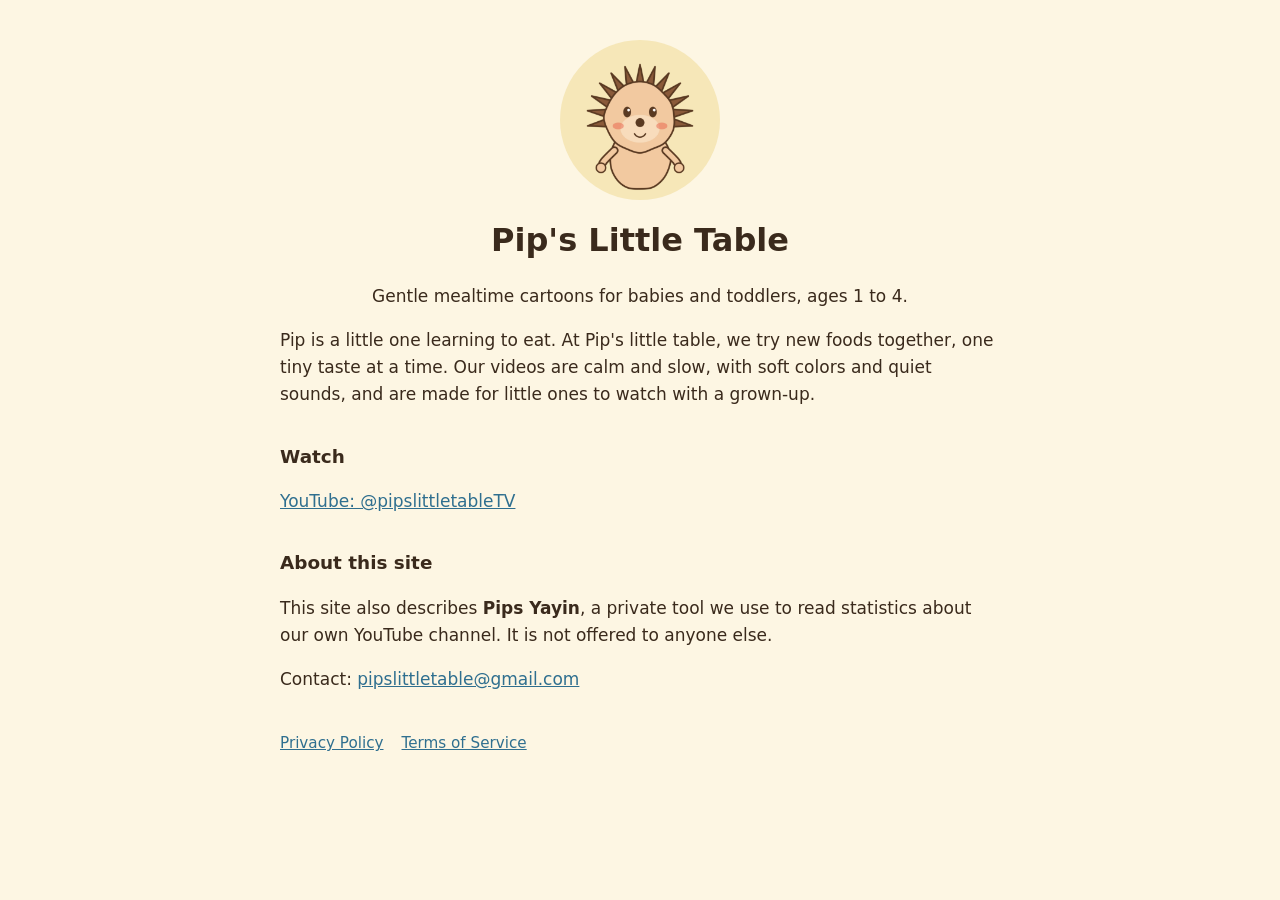
<file: index.html>
<!doctype html><html lang="en"><head><meta charset="utf-8"><meta name="viewport" content="width=device-width,initial-scale=1">
<title>Pip's Little Table</title><link rel="stylesheet" href="style.css"></head><body><main>
<div class="hero"><img src="pip.png" alt="Pip the little hedgehog"><h1>Pip's Little Table</h1>
<p>Gentle mealtime cartoons for babies and toddlers, ages 1 to 4.</p></div>
<p>Pip is a little one learning to eat. At Pip's little table, we try new foods together, one tiny taste at a time. Our videos are calm and slow, with soft colors and quiet sounds, and are made for little ones to watch with a grown-up.</p>
<h2>Watch</h2>
<p><a href="https://www.youtube.com/@pipslittletableTV">YouTube: @pipslittletableTV</a></p>
<h2>About this site</h2>
<p>This site also describes <strong>Pips Yayin</strong>, a private tool we use to read statistics about our own YouTube channel. It is not offered to anyone else.</p>
<p>Contact: <a href="mailto:pipslittletable@gmail.com">pipslittletable@gmail.com</a></p>
<nav><a href="privacy.html">Privacy Policy</a><a href="terms.html">Terms of Service</a></nav>
</main></body></html>
</file>
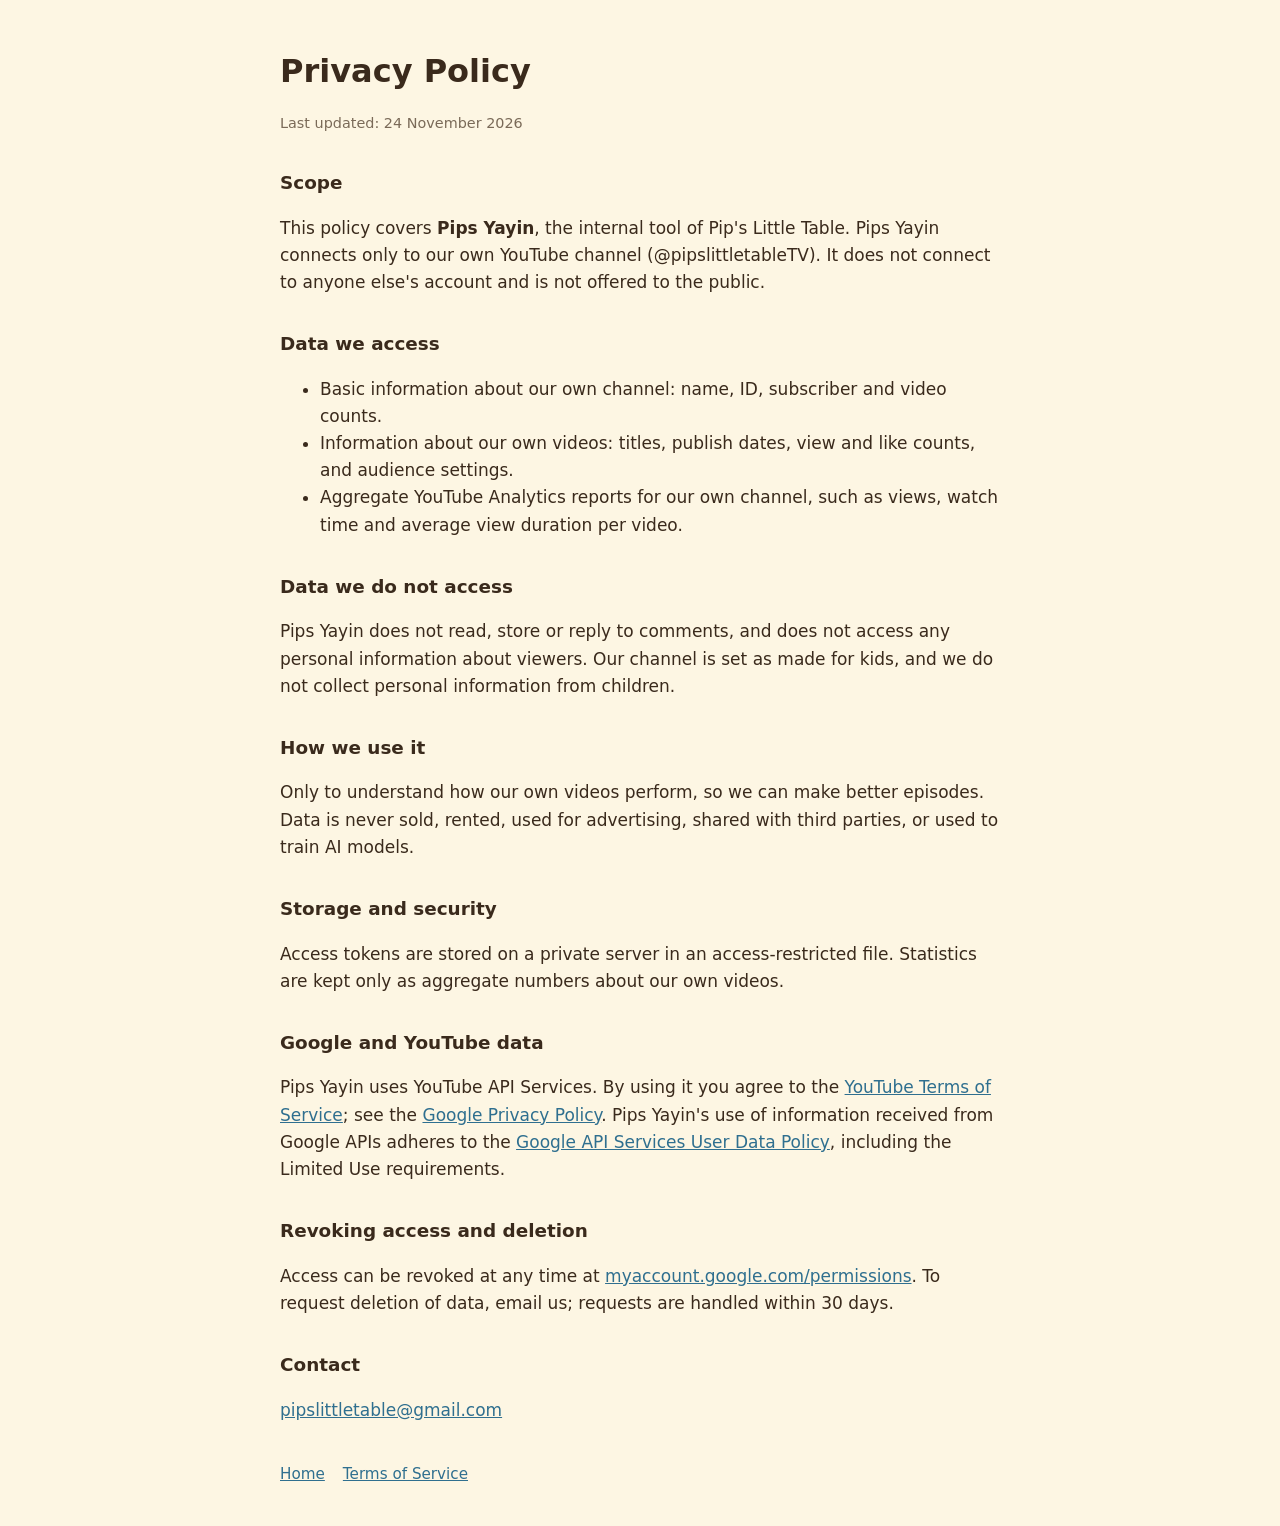
<file: privacy.html>
<!doctype html><html lang="en"><head><meta charset="utf-8"><meta name="viewport" content="width=device-width,initial-scale=1">
<title>Privacy Policy · Pip's Little Table</title><link rel="stylesheet" href="style.css"></head><body><main>
<h1>Privacy Policy</h1><p class="mute">Last updated: 24 November 2026</p>
<h2>Scope</h2>
<p>This policy covers <strong>Pips Yayin</strong>, the internal tool of Pip's Little Table. Pips Yayin connects only to our own YouTube channel (@pipslittletableTV). It does not connect to anyone else's account and is not offered to the public.</p>
<h2>Data we access</h2>
<ul><li>Basic information about our own channel: name, ID, subscriber and video counts.</li>
<li>Information about our own videos: titles, publish dates, view and like counts, and audience settings.</li>
<li>Aggregate YouTube Analytics reports for our own channel, such as views, watch time and average view duration per video.</li></ul>
<h2>Data we do not access</h2>
<p>Pips Yayin does not read, store or reply to comments, and does not access any personal information about viewers. Our channel is set as made for kids, and we do not collect personal information from children.</p>
<h2>How we use it</h2>
<p>Only to understand how our own videos perform, so we can make better episodes. Data is never sold, rented, used for advertising, shared with third parties, or used to train AI models.</p>
<h2>Storage and security</h2>
<p>Access tokens are stored on a private server in an access-restricted file. Statistics are kept only as aggregate numbers about our own videos.</p>
<h2>Google and YouTube data</h2>
<p>Pips Yayin uses YouTube API Services. By using it you agree to the <a href="https://www.youtube.com/t/terms">YouTube Terms of Service</a>; see the <a href="https://policies.google.com/privacy">Google Privacy Policy</a>. Pips Yayin's use of information received from Google APIs adheres to the <a href="https://developers.google.com/terms/api-services-user-data-policy">Google API Services User Data Policy</a>, including the Limited Use requirements.</p>
<h2>Revoking access and deletion</h2>
<p>Access can be revoked at any time at <a href="https://myaccount.google.com/permissions">myaccount.google.com/permissions</a>. To request deletion of data, email us; requests are handled within 30 days.</p>
<h2>Contact</h2><p><a href="mailto:pipslittletable@gmail.com">pipslittletable@gmail.com</a></p>
<nav><a href="index.html">Home</a><a href="terms.html">Terms of Service</a></nav>
</main></body></html>
</file>
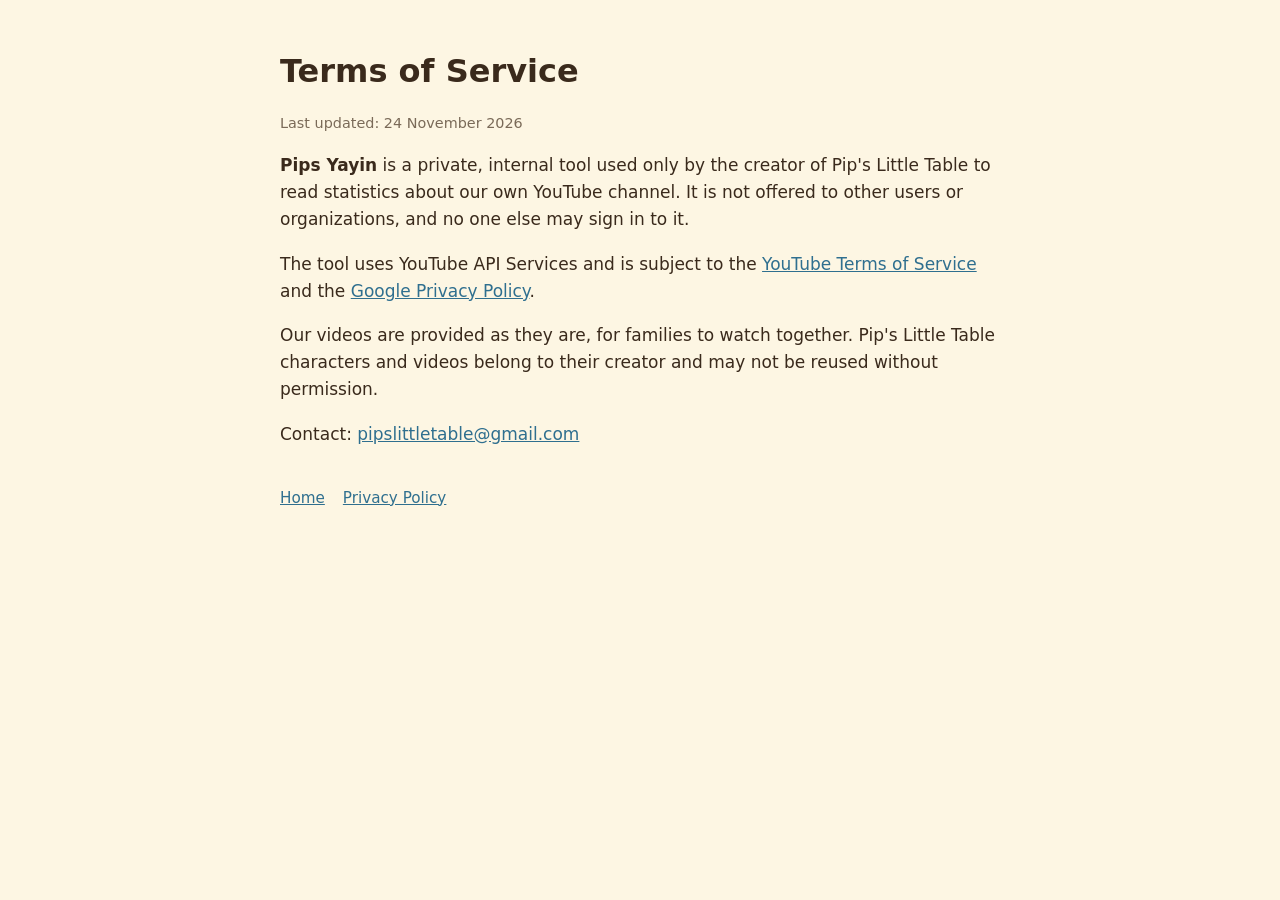
<file: terms.html>
<!doctype html><html lang="en"><head><meta charset="utf-8"><meta name="viewport" content="width=device-width,initial-scale=1">
<title>Terms of Service · Pip's Little Table</title><link rel="stylesheet" href="style.css"></head><body><main>
<h1>Terms of Service</h1><p class="mute">Last updated: 24 November 2026</p>
<p><strong>Pips Yayin</strong> is a private, internal tool used only by the creator of Pip's Little Table to read statistics about our own YouTube channel. It is not offered to other users or organizations, and no one else may sign in to it.</p>
<p>The tool uses YouTube API Services and is subject to the <a href="https://www.youtube.com/t/terms">YouTube Terms of Service</a> and the <a href="https://policies.google.com/privacy">Google Privacy Policy</a>.</p>
<p>Our videos are provided as they are, for families to watch together. Pip's Little Table characters and videos belong to their creator and may not be reused without permission.</p>
<p>Contact: <a href="mailto:pipslittletable@gmail.com">pipslittletable@gmail.com</a></p>
<nav><a href="index.html">Home</a><a href="privacy.html">Privacy Policy</a></nav>
</main></body></html>
</file>
<file: style.css>
body{margin:0;background:#fdf6e3;color:#3a2a1c;font:17px/1.6 system-ui,-apple-system,Segoe UI,sans-serif}
main{max-width:720px;margin:0 auto;padding:40px 22px}
h1{font-size:2rem;margin:.2em 0}h2{font-size:1.15rem;margin-top:1.8em}
a{color:#2f6f8f}.mute{color:#7a6a58;font-size:.9rem}
.hero{text-align:center}.hero img{width:160px;height:160px;border-radius:50%}
nav{margin-top:2.5em;display:flex;gap:18px;flex-wrap:wrap;font-size:.95rem}
</file>
